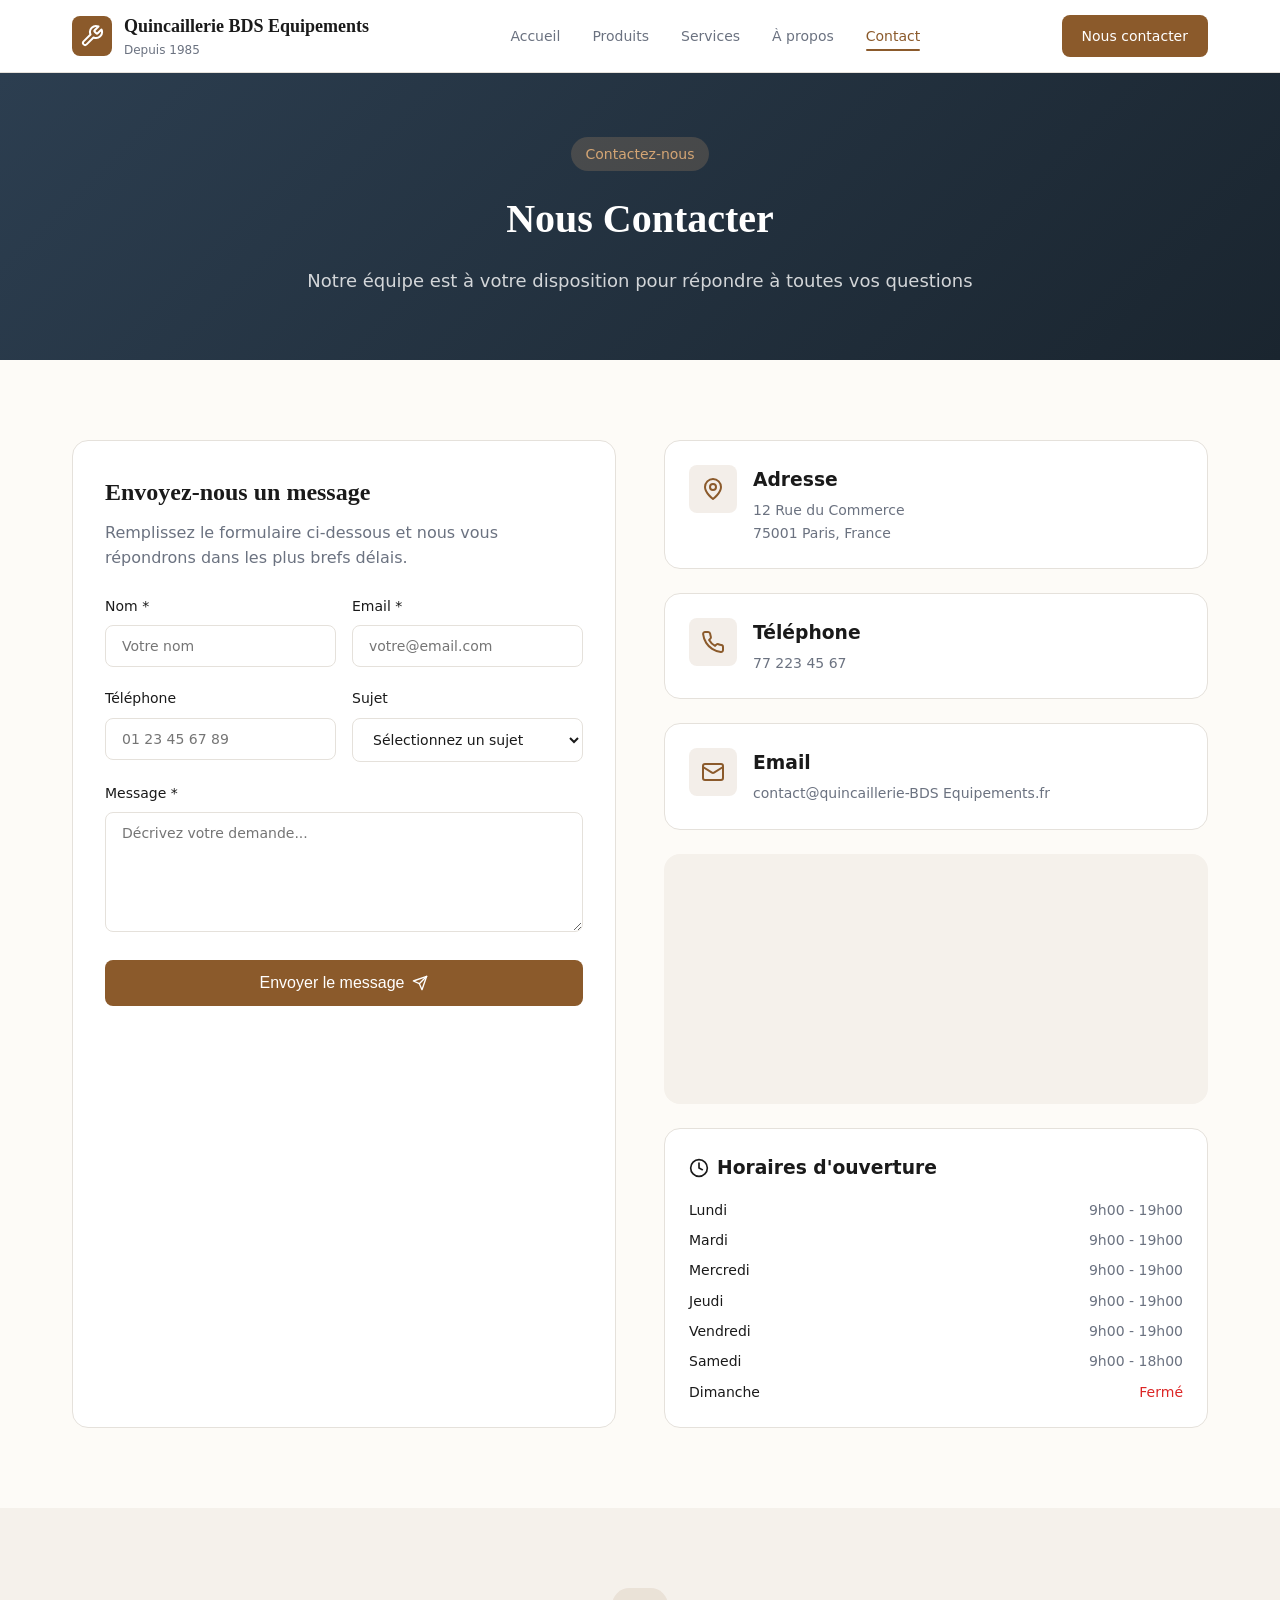
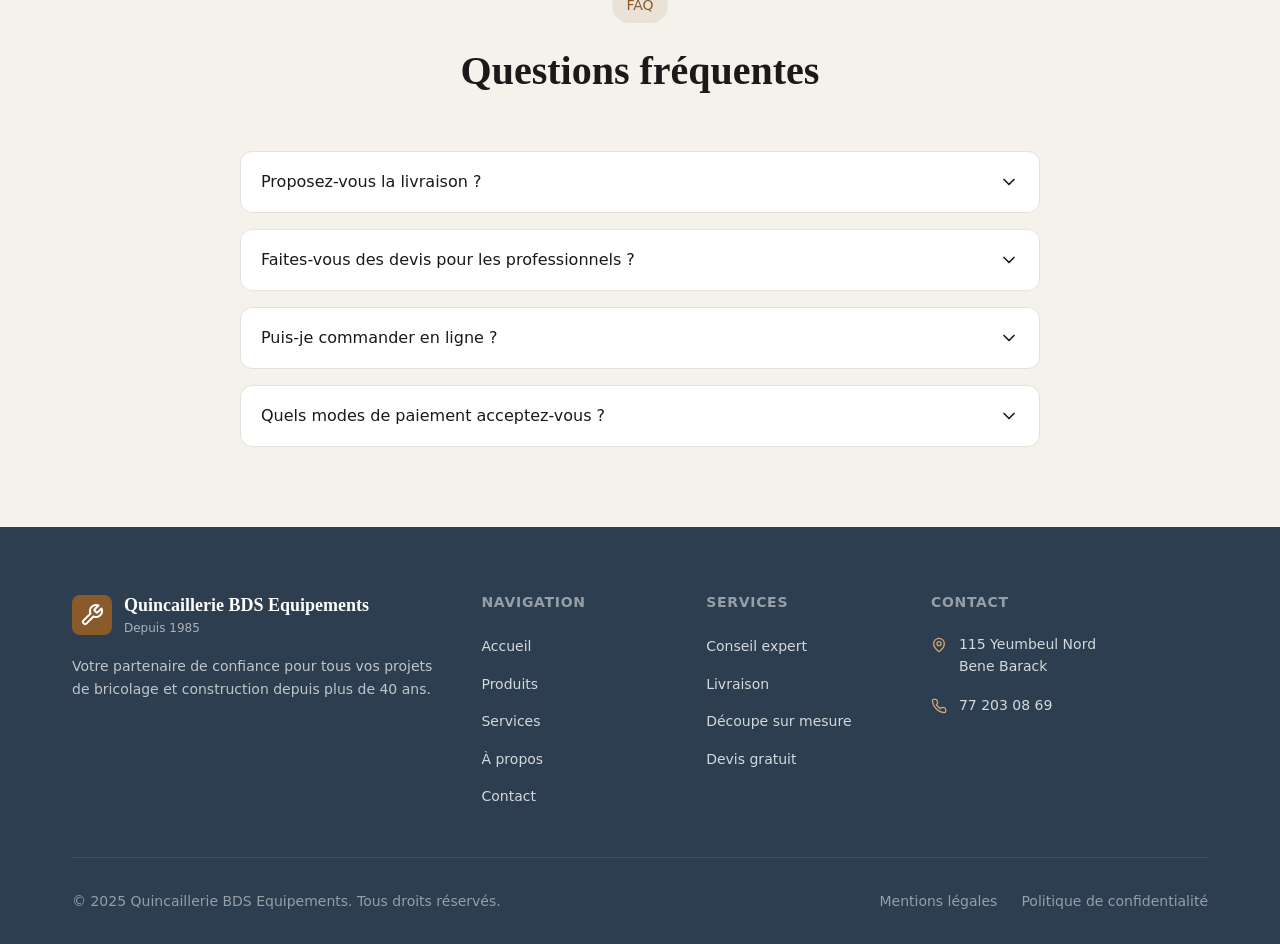
<file: contact.html>
<!DOCTYPE html>
<html lang="fr">

<head>
  <meta charset="UTF-8">
  <meta name="viewport" content="width=device-width, initial-scale=1.0">
  <title>Contact | Quincaillerie BDS Equipements</title>
  <meta name="description"
    content="Contactez la Quincaillerie BDS Equipements. Adresse, téléphone, horaires d'ouverture et formulaire de contact.">
  <link rel="stylesheet" href="styles.css">
</head>

<body>
  <!-- Header -->
  <header class="header">
    <div class="container header-content">
      <a href="index.html" class="logo">
        <div class="logo-icon">
          <svg xmlns="http://www.w3.org/2000/svg" width="24" height="24" viewBox="0 0 24 24" fill="none"
            stroke="currentColor" stroke-width="2" stroke-linecap="round" stroke-linejoin="round">
            <path
              d="M14.7 6.3a1 1 0 0 0 0 1.4l1.6 1.6a1 1 0 0 0 1.4 0l3.77-3.77a6 6 0 0 1-7.94 7.94l-6.91 6.91a2.12 2.12 0 0 1-3-3l6.91-6.91a6 6 0 0 1 7.94-7.94l-3.76 3.76z" />
          </svg>
        </div>
        <div class="logo-text">
          <span class="logo-name">Quincaillerie BDS Equipements</span>
          <span class="logo-tagline">Depuis 1985</span>
        </div>
      </a>

      <nav class="nav-desktop">
        <a href="index.html" class="nav-link">Accueil</a>
        <a href="produits.html" class="nav-link">Produits</a>
        <a href="services.html" class="nav-link">Services</a>
        <a href="a-propos.html" class="nav-link">À propos</a>
        <a href="contact.html" class="nav-link active">Contact</a>
      </nav>

      <div class="header-actions">
        <a href="contact.html" class="btn btn-primary">Nous contacter</a>
        <button class="mobile-menu-btn" onclick="toggleMobileMenu()">
          <svg xmlns="http://www.w3.org/2000/svg" width="24" height="24" viewBox="0 0 24 24" fill="none"
            stroke="currentColor" stroke-width="2" stroke-linecap="round" stroke-linejoin="round">
            <line x1="4" x2="20" y1="12" y2="12" />
            <line x1="4" x2="20" y1="6" y2="6" />
            <line x1="4" x2="20" y1="18" y2="18" />
          </svg>
        </button>
      </div>
    </div>

    <nav class="nav-mobile" id="mobileMenu">
      <a href="index.html" class="nav-link">Accueil</a>
      <a href="produits.html" class="nav-link">Produits</a>
      <a href="services.html" class="nav-link">Services</a>
      <a href="a-propos.html" class="nav-link">À propos</a>
      <a href="contact.html" class="nav-link active">Contact</a>
    </nav>
  </header>

  <!-- Page Header -->
  <section class="page-header">
    <div class="container">
      <span class="section-badge">Contactez-nous</span>
      <h1 class="section-title">Nous Contacter</h1>
      <p class="section-description">Notre équipe est à votre disposition pour répondre à toutes vos questions</p>
    </div>
  </section>

  <!-- Contact Section -->
  <section class="section">
    <div class="container">
      <div class="contact-grid">
        <!-- Contact Form -->
        <div class="contact-form-card">
          <h2>Envoyez-nous un message</h2>
          <p>Remplissez le formulaire ci-dessous et nous vous répondrons dans les plus brefs délais.</p>

          <form id="contactForm">
            <div class="form-row">
              <div class="form-group">
                <label class="form-label" for="name">Nom *</label>
                <input type="text" id="name" class="form-input" placeholder="Votre nom" required>
              </div>
              <div class="form-group">
                <label class="form-label" for="email">Email *</label>
                <input type="email" id="email" class="form-input" placeholder="votre@email.com" required>
              </div>
            </div>

            <div class="form-row">
              <div class="form-group">
                <label class="form-label" for="phone">Téléphone</label>
                <input type="tel" id="phone" class="form-input" placeholder="01 23 45 67 89">
              </div>
              <div class="form-group">
                <label class="form-label" for="subject">Sujet</label>
                <select id="subject" class="form-select">
                  <option value="">Sélectionnez un sujet</option>
                  <option value="info">Demande d'information</option>
                  <option value="devis">Demande de devis</option>
                  <option value="commande">Suivi de commande</option>
                  <option value="sav">Service après-vente</option>
                  <option value="autre">Autre</option>
                </select>
              </div>
            </div>

            <div class="form-group">
              <label class="form-label" for="message">Message *</label>
              <textarea id="message" class="form-textarea" placeholder="Décrivez votre demande..." required></textarea>
            </div>

            <button type="submit" class="btn btn-primary btn-lg" style="width: 100%;">
              Envoyer le message
              <svg xmlns="http://www.w3.org/2000/svg" width="16" height="16" viewBox="0 0 24 24" fill="none"
                stroke="currentColor" stroke-width="2" stroke-linecap="round" stroke-linejoin="round">
                <path d="m22 2-7 20-4-9-9-4Z" />
                <path d="M22 2 11 13" />
              </svg>
            </button>
          </form>
        </div>

        <!-- Contact Info -->
        <div class="contact-info">
          <div class="info-card">
            <div class="info-icon">
              <svg xmlns="http://www.w3.org/2000/svg" width="24" height="24" viewBox="0 0 24 24" fill="none"
                stroke="currentColor" stroke-width="2" stroke-linecap="round" stroke-linejoin="round">
                <path d="M20 10c0 6-8 12-8 12s-8-6-8-12a8 8 0 0 1 16 0Z" />
                <circle cx="12" cy="10" r="3" />
              </svg>
            </div>
            <div class="info-content">
              <h3>Adresse</h3>
              <p>12 Rue du Commerce<br>75001 Paris, France</p>
            </div>
          </div>

          <div class="info-card">
            <div class="info-icon">
              <svg xmlns="http://www.w3.org/2000/svg" width="24" height="24" viewBox="0 0 24 24" fill="none"
                stroke="currentColor" stroke-width="2" stroke-linecap="round" stroke-linejoin="round">
                <path
                  d="M22 16.92v3a2 2 0 0 1-2.18 2 19.79 19.79 0 0 1-8.63-3.07 19.5 19.5 0 0 1-6-6 19.79 19.79 0 0 1-3.07-8.67A2 2 0 0 1 4.11 2h3a2 2 0 0 1 2 1.72 12.84 12.84 0 0 0 .7 2.81 2 2 0 0 1-.45 2.11L8.09 9.91a16 16 0 0 0 6 6l1.27-1.27a2 2 0 0 1 2.11-.45 12.84 12.84 0 0 0 2.81.7A2 2 0 0 1 22 16.92z" />
              </svg>
            </div>
            <div class="info-content">
              <h3>Téléphone</h3>
              <p>77 223 45 67</p>
            </div>
          </div>

          <div class="info-card">
            <div class="info-icon">
              <svg xmlns="http://www.w3.org/2000/svg" width="24" height="24" viewBox="0 0 24 24" fill="none"
                stroke="currentColor" stroke-width="2" stroke-linecap="round" stroke-linejoin="round">
                <rect width="20" height="16" x="2" y="4" rx="2" />
                <path d="m22 7-8.97 5.7a1.94 1.94 0 0 1-2.06 0L2 7" />
              </svg>
            </div>
            <div class="info-content">
              <h3>Email</h3>
              <p>contact@quincaillerie-BDS Equipements.fr</p>
            </div>
          </div>

          <!-- Map -->
          <div class="map-container">
            <!-- <iframe 
              src="https://www.openstreetmap.org/export/embed.html?bbox=2.3377%2C48.8584%2C2.3477%2C48.8634&layer=mapnik&marker=48.8609%2C2.3427"
              loading="lazy"
              title="Carte de localisation"
            ></iframe> -->
            <iframe
              src="https://www.google.com/maps/embed?pb=!1m18!1m12!1m3!1d3857.8111161864936!2d-17.359102724890406!3d14.779666685728174!2m3!1f0!2f0!3f0!3m2!1i1024!2i768!4f13.1!3m3!1m2!1s0xec10b0081936179%3A0xede3ffb0e59ae255!2sMarch%C3%A9%20Ben%20Braque!5e0!3m2!1sfr!2ssn!4v1765225605504!5m2!1sfr!2ssn"
              width="600" height="450" style="border:0;" allowfullscreen="" loading="lazy"
              referrerpolicy="no-referrer-when-downgrade"></iframe>
          </div>

          <!-- Hours -->
          <div class="hours-card">
            <h3>
              <svg xmlns="http://www.w3.org/2000/svg" width="20" height="20" viewBox="0 0 24 24" fill="none"
                stroke="currentColor" stroke-width="2" stroke-linecap="round" stroke-linejoin="round">
                <circle cx="12" cy="12" r="10" />
                <polyline points="12 6 12 12 16 14" />
              </svg>
              Horaires d'ouverture
            </h3>
            <div class="hours-list">
              <div class="hours-item">
                <span class="hours-day">Lundi</span>
                <span class="hours-time">9h00 - 19h00</span>
              </div>
              <div class="hours-item">
                <span class="hours-day">Mardi</span>
                <span class="hours-time">9h00 - 19h00</span>
              </div>
              <div class="hours-item">
                <span class="hours-day">Mercredi</span>
                <span class="hours-time">9h00 - 19h00</span>
              </div>
              <div class="hours-item">
                <span class="hours-day">Jeudi</span>
                <span class="hours-time">9h00 - 19h00</span>
              </div>
              <div class="hours-item">
                <span class="hours-day">Vendredi</span>
                <span class="hours-time">9h00 - 19h00</span>
              </div>
              <div class="hours-item">
                <span class="hours-day">Samedi</span>
                <span class="hours-time">9h00 - 18h00</span>
              </div>
              <div class="hours-item">
                <span class="hours-day">Dimanche</span>
                <span class="hours-time closed">Fermé</span>
              </div>
            </div>
          </div>
        </div>
      </div>
    </div>
  </section>

  <!-- FAQ -->
  <section class="section section-alt">
    <div class="container">
      <div class="section-header">
        <span class="section-badge">FAQ</span>
        <h2 class="section-title">Questions fréquentes</h2>
      </div>

      <div class="faq-grid">
        <div class="faq-item">
          <button class="faq-question">
            Proposez-vous la livraison ?
            <svg class="faq-icon" xmlns="http://www.w3.org/2000/svg" width="20" height="20" viewBox="0 0 24 24"
              fill="none" stroke="currentColor" stroke-width="2" stroke-linecap="round" stroke-linejoin="round">
              <path d="m6 9 6 6 6-6" />
            </svg>
          </button>
          <div class="faq-answer">
            Oui, nous proposons un service de livraison à domicile ou sur chantier. La livraison est généralement
            effectuée sous 24 à 48h selon la disponibilité des produits. Contactez-nous pour plus d'informations sur les
            tarifs et zones de livraison.
          </div>
        </div>

        <div class="faq-item">
          <button class="faq-question">
            Faites-vous des devis pour les professionnels ?
            <svg class="faq-icon" xmlns="http://www.w3.org/2000/svg" width="20" height="20" viewBox="0 0 24 24"
              fill="none" stroke="currentColor" stroke-width="2" stroke-linecap="round" stroke-linejoin="round">
              <path d="m6 9 6 6 6-6" />
            </svg>
          </button>
          <div class="faq-answer">
            Absolument ! Nous établissons des devis gratuits et personnalisés pour tous les professionnels du bâtiment.
            Nous proposons également des tarifs préférentiels et un compte professionnel dédié.
          </div>
        </div>

        <div class="faq-item">
          <button class="faq-question">
            Puis-je commander en ligne ?
            <svg class="faq-icon" xmlns="http://www.w3.org/2000/svg" width="20" height="20" viewBox="0 0 24 24"
              fill="none" stroke="currentColor" stroke-width="2" stroke-linecap="round" stroke-linejoin="round">
              <path d="m6 9 6 6 6-6" />
            </svg>
          </button>
          <div class="faq-answer">
            Vous pouvez nous contacter par téléphone ou email pour passer commande. Nous préparons votre commande et
            vous prévenons dès qu'elle est prête pour un retrait en magasin (Click & Collect) ou une livraison.
          </div>
        </div>

        <div class="faq-item">
          <button class="faq-question">
            Quels modes de paiement acceptez-vous ?
            <svg class="faq-icon" xmlns="http://www.w3.org/2000/svg" width="20" height="20" viewBox="0 0 24 24"
              fill="none" stroke="currentColor" stroke-width="2" stroke-linecap="round" stroke-linejoin="round">
              <path d="m6 9 6 6 6-6" />
            </svg>
          </button>
          <div class="faq-answer">
            Nous acceptons les paiements en espèces, par carte bancaire (Visa, Mastercard), par chèque et par virement
            bancaire. Pour les professionnels, nous proposons également le paiement à 30 jours.
          </div>
        </div>
      </div>
    </div>
  </section>

  <!-- Footer -->
  <footer class="footer">
    <div class="container">
      <div class="footer-grid">
        <div class="footer-brand">
          <a href="index.html" class="logo">
            <div class="logo-icon">
              <svg xmlns="http://www.w3.org/2000/svg" width="24" height="24" viewBox="0 0 24 24" fill="none"
                stroke="currentColor" stroke-width="2" stroke-linecap="round" stroke-linejoin="round">
                <path
                  d="M14.7 6.3a1 1 0 0 0 0 1.4l1.6 1.6a1 1 0 0 0 1.4 0l3.77-3.77a6 6 0 0 1-7.94 7.94l-6.91 6.91a2.12 2.12 0 0 1-3-3l6.91-6.91a6 6 0 0 1 7.94-7.94l-3.76 3.76z" />
              </svg>
            </div>
            <div class="logo-text">
              <span class="logo-name">Quincaillerie BDS Equipements</span>
              <span class="logo-tagline">Depuis 1985</span>
            </div>
          </a>
          <p class="footer-description">Votre partenaire de confiance pour tous vos projets de bricolage et construction
            depuis plus de 40 ans.</p>
        </div>

        <div class="footer-links">
          <h4>Navigation</h4>
          <ul>
            <li><a href="index.html">Accueil</a></li>
            <li><a href="produits.html">Produits</a></li>
            <li><a href="services.html">Services</a></li>
            <li><a href="a-propos.html">À propos</a></li>
            <li><a href="contact.html">Contact</a></li>
          </ul>
        </div>

        <div class="footer-links">
          <h4>Services</h4>
          <ul>
            <li><a href="services.html">Conseil expert</a></li>
            <li><a href="services.html">Livraison</a></li>
            <li><a href="services.html">Découpe sur mesure</a></li>
            <li><a href="services.html">Devis gratuit</a></li>
          </ul>
        </div>

        <div class="footer-contact">
          <h4>Contact</h4>
          <div class="contact-item">
            <svg xmlns="http://www.w3.org/2000/svg" width="16" height="16" viewBox="0 0 24 24" fill="none" stroke="currentColor" stroke-width="2" stroke-linecap="round" stroke-linejoin="round">
              <path d="M20 10c0 6-8 12-8 12s-8-6-8-12a8 8 0 0 1 16 0Z"/><circle cx="12" cy="10" r="3"/>
            </svg>
            <span>115 Yeumbeul Nord<br>Bene Barack</span>
          </div>
          <div class="contact-item">
            <svg xmlns="http://www.w3.org/2000/svg" width="16" height="16" viewBox="0 0 24 24" fill="none" stroke="currentColor" stroke-width="2" stroke-linecap="round" stroke-linejoin="round">
              <path d="M22 16.92v3a2 2 0 0 1-2.18 2 19.79 19.79 0 0 1-8.63-3.07 19.5 19.5 0 0 1-6-6 19.79 19.79 0 0 1-3.07-8.67A2 2 0 0 1 4.11 2h3a2 2 0 0 1 2 1.72 12.84 12.84 0 0 0 .7 2.81 2 2 0 0 1-.45 2.11L8.09 9.91a16 16 0 0 0 6 6l1.27-1.27a2 2 0 0 1 2.11-.45 12.84 12.84 0 0 0 2.81.7A2 2 0 0 1 22 16.92z"/>
            </svg>
            <span>77 203 08 69</span>
          </div>
        </div>
      </div>

      <div class="footer-bottom">
        <p>&copy; 2025 Quincaillerie BDS Equipements. Tous droits réservés.</p>
        <div class="footer-legal">
          <a href="#">Mentions légales</a>
          <a href="#">Politique de confidentialité</a>
        </div>
      </div>
    </div>
  </footer>

  <script src="script.js"></script>
</body>

</html>
</file>
<file: styles.css>
/* ===== CSS Variables ===== */
:root {
  --color-primary: #8b5a2b;
  --color-primary-dark: #6b4423;
  --color-primary-light: #a67c52;
  --color-secondary: #2c3e50;
  --color-accent: #d4a574;
  --color-background: #fdfbf7;
  --color-surface: #ffffff;
  --color-surface-alt: #f5f1eb;
  --color-text: #1a1a1a;
  --color-text-muted: #6b7280;
  --color-border: #e5e1db;
  --color-success: #059669;
  --color-error: #dc2626;

  --font-sans: "Segoe UI", system-ui, -apple-system, sans-serif;
  --font-heading: Georgia, "Times New Roman", serif;

  --shadow-sm: 0 1px 2px rgba(0, 0, 0, 0.05);
  --shadow-md: 0 4px 6px rgba(0, 0, 0, 0.07);
  --shadow-lg: 0 10px 15px rgba(0, 0, 0, 0.1);
  --shadow-xl: 0 20px 25px rgba(0, 0, 0, 0.15);

  --radius-sm: 0.375rem;
  --radius-md: 0.5rem;
  --radius-lg: 0.75rem;
  --radius-xl: 1rem;
}

/* ===== Reset & Base ===== */
*,
*::before,
*::after {
  box-sizing: border-box;
  margin: 0;
  padding: 0;
}

html {
  scroll-behavior: smooth;
}

body {
  font-family: var(--font-sans);
  background-color: var(--color-background);
  color: var(--color-text);
  line-height: 1.6;
}

img {
  max-width: 100%;
  height: auto;
  display: block;
}

a {
  text-decoration: none;
  color: inherit;
}

ul {
  list-style: none;
}

/* ===== Container ===== */
.container {
  width: 100%;
  max-width: 1200px;
  margin: 0 auto;
  padding: 0 1rem;
}

@media (min-width: 768px) {
  .container {
    padding: 0 2rem;
  }
}

/* ===== Header ===== */
.header {
  position: sticky;
  top: 0;
  z-index: 100;
  background: var(--color-surface);
  border-bottom: 1px solid var(--color-border);
}

.header-content {
  display: flex;
  align-items: center;
  justify-content: space-between;
  height: 72px;
}

.logo {
  display: flex;
  align-items: center;
  gap: 0.75rem;
}

.logo-icon {
  width: 40px;
  height: 40px;
  background: var(--color-primary);
  color: white;
  border-radius: var(--radius-md);
  display: flex;
  align-items: center;
  justify-content: center;
}

.logo-text {
  display: flex;
  flex-direction: column;
}

.logo-name {
  font-family: var(--font-heading);
  font-weight: 700;
  font-size: 1.125rem;
  color: var(--color-text);
}

.logo-tagline {
  font-size: 0.75rem;
  color: var(--color-text-muted);
}

.nav-desktop {
  display: none;
  gap: 2rem;
}

@media (min-width: 768px) {
  .nav-desktop {
    display: flex;
  }
}

.nav-link {
  font-size: 0.875rem;
  font-weight: 500;
  color: var(--color-text-muted);
  transition: color 0.2s;
  position: relative;
}

.nav-link:hover,
.nav-link.active {
  color: var(--color-primary);
}

.nav-link.active::after {
  content: "";
  position: absolute;
  bottom: -4px;
  left: 0;
  right: 0;
  height: 2px;
  background: var(--color-primary);
  border-radius: 1px;
}

.header-actions {
  display: flex;
  align-items: center;
  gap: 1rem;
}

.header-actions .btn-primary {
  display: none;
}

@media (min-width: 768px) {
  .header-actions .btn-primary {
    display: inline-flex;
  }
}

.mobile-menu-btn {
  display: flex;
  align-items: center;
  justify-content: center;
  width: 40px;
  height: 40px;
  border: none;
  background: transparent;
  color: var(--color-text);
  cursor: pointer;
  border-radius: var(--radius-md);
}

.mobile-menu-btn:hover {
  background: var(--color-surface-alt);
}

@media (min-width: 768px) {
  .mobile-menu-btn {
    display: none;
  }
}

.nav-mobile {
  display: none;
  flex-direction: column;
  padding: 1rem;
  border-top: 1px solid var(--color-border);
  background: var(--color-surface);
}

.nav-mobile.active {
  display: flex;
}

.nav-mobile .nav-link {
  padding: 0.75rem 0;
  border-bottom: 1px solid var(--color-border);
}

/* ===== Buttons ===== */
.btn {
  display: inline-flex;
  align-items: center;
  justify-content: center;
  gap: 0.5rem;
  padding: 0.625rem 1.25rem;
  font-size: 0.875rem;
  font-weight: 500;
  border-radius: var(--radius-md);
  border: none;
  cursor: pointer;
  transition: all 0.2s;
  text-decoration: none;
}

.btn-lg {
  padding: 0.875rem 1.75rem;
  font-size: 1rem;
}

.btn-primary {
  background: var(--color-primary);
  color: white;
}

.btn-primary:hover {
  background: var(--color-primary-dark);
}

.btn-secondary {
  background: var(--color-surface);
  color: var(--color-text);
  border: 1px solid var(--color-border);
}

.btn-secondary:hover {
  background: var(--color-surface-alt);
}

.btn-outline {
  background: transparent;
  color: var(--color-primary);
  border: 1px solid var(--color-primary);
}

.btn-outline:hover {
  background: var(--color-primary);
  color: white;
}

.btn-light {
  background: white;
  color: var(--color-primary);
}

.btn-light:hover {
  background: var(--color-surface-alt);
}

.btn-outline-light {
  background: transparent;
  color: white;
  border: 1px solid rgba(255, 255, 255, 0.3);
}

.btn-outline-light:hover {
  background: rgba(255, 255, 255, 0.1);
}

/* ===== Hero Section ===== */
.hero {
  position: relative;
  min-height: 600px;
  display: flex;
  align-items: center;
  background: linear-gradient(135deg, var(--color-secondary) 0%, #1a252f 100%);
  overflow: hidden;
}

.hero-overlay {
  position: absolute;
  inset: 0;
  background: url("/placeholder.svg?height=600&width=1200") center / cover;
  opacity: 0.2;
}

.hero-content {
  position: relative;
  z-index: 1;
  max-width: 700px;
  padding: 4rem 0;
}

.hero-badge {
  display: inline-block;
  background: var(--color-accent);
  color: var(--color-secondary);
  padding: 0.5rem 1rem;
  border-radius: 100px;
  font-size: 0.875rem;
  font-weight: 600;
  margin-bottom: 1.5rem;
}

.hero-title {
  font-family: var(--font-heading);
  font-size: 2.5rem;
  font-weight: 700;
  color: white;
  line-height: 1.2;
  margin-bottom: 1.5rem;
  text-wrap: balance;
}

@media (min-width: 768px) {
  .hero-title {
    font-size: 3.5rem;
  }
}

.hero-description {
  font-size: 1.125rem;
  color: rgba(255, 255, 255, 0.8);
  margin-bottom: 2rem;
  line-height: 1.7;
}

.hero-buttons {
  display: flex;
  flex-wrap: wrap;
  gap: 1rem;
}

/* ===== Stats Section ===== */
.stats {
  background: var(--color-primary);
  padding: 3rem 0;
}

.stats-grid {
  display: grid;
  grid-template-columns: repeat(2, 1fr);
  gap: 2rem;
}

@media (min-width: 768px) {
  .stats-grid {
    grid-template-columns: repeat(4, 1fr);
  }
}

.stat-item {
  text-align: center;
  color: white;
}

.stat-number {
  display: block;
  font-family: var(--font-heading);
  font-size: 2.5rem;
  font-weight: 700;
  margin-bottom: 0.25rem;
}

.stat-label {
  font-size: 0.875rem;
  opacity: 0.9;
}

/* ===== Sections ===== */
.section {
  padding: 5rem 0;
}

.section-alt {
  background: var(--color-surface-alt);
}

.section-header {
  text-align: center;
  max-width: 600px;
  margin: 0 auto 3rem;
}

.section-badge {
  display: inline-block;
  background: rgba(139, 90, 43, 0.1);
  color: var(--color-primary);
  padding: 0.375rem 0.875rem;
  border-radius: 100px;
  font-size: 0.875rem;
  font-weight: 500;
  margin-bottom: 1rem;
}

.section-title {
  font-family: var(--font-heading);
  font-size: 2rem;
  font-weight: 700;
  color: var(--color-text);
  margin-bottom: 1rem;
  text-wrap: balance;
}

@media (min-width: 768px) {
  .section-title {
    font-size: 2.5rem;
  }
}

.section-description {
  color: var(--color-text-muted);
  font-size: 1.125rem;
}

.section-cta {
  text-align: center;
  margin-top: 3rem;
}

/* ===== Categories Grid ===== */
.categories-grid {
  display: grid;
  grid-template-columns: repeat(1, 1fr);
  gap: 1.5rem;
}

@media (min-width: 640px) {
  .categories-grid {
    grid-template-columns: repeat(2, 1fr);
  }
}

@media (min-width: 1024px) {
  .categories-grid {
    grid-template-columns: repeat(3, 1fr);
  }
}

.category-card {
  background: var(--color-surface);
  border: 1px solid var(--color-border);
  border-radius: var(--radius-xl);
  padding: 2rem;
  transition: all 0.3s;
  display: block;
}

.category-card:hover {
  border-color: var(--color-primary);
  box-shadow: var(--shadow-lg);
  transform: translateY(-4px);
}

.category-icon {
  width: 64px;
  height: 64px;
  background: rgba(139, 90, 43, 0.1);
  color: var(--color-primary);
  border-radius: var(--radius-lg);
  display: flex;
  align-items: center;
  justify-content: center;
  margin-bottom: 1.5rem;
}

.category-name {
  font-family: var(--font-heading);
  font-size: 1.25rem;
  font-weight: 600;
  color: var(--color-text);
  margin-bottom: 0.5rem;
}

.category-description {
  color: var(--color-text-muted);
  font-size: 0.875rem;
  margin-bottom: 1rem;
}

.category-count {
  font-size: 0.75rem;
  font-weight: 600;
  color: var(--color-primary);
  background: rgba(139, 90, 43, 0.1);
  padding: 0.25rem 0.75rem;
  border-radius: 100px;
}

/* ===== Services Grid ===== */
.services-grid {
  display: grid;
  grid-template-columns: repeat(1, 1fr);
  gap: 1.5rem;
}

@media (min-width: 640px) {
  .services-grid {
    grid-template-columns: repeat(2, 1fr);
  }
}

@media (min-width: 1024px) {
  .services-grid {
    grid-template-columns: repeat(4, 1fr);
  }
}

.service-card {
  background: var(--color-surface);
  border-radius: var(--radius-xl);
  padding: 2rem;
  text-align: center;
  box-shadow: var(--shadow-sm);
}

.service-icon {
  width: 56px;
  height: 56px;
  background: var(--color-primary);
  color: white;
  border-radius: 50%;
  display: flex;
  align-items: center;
  justify-content: center;
  margin: 0 auto 1.25rem;
}

.service-name {
  font-weight: 600;
  color: var(--color-text);
  margin-bottom: 0.5rem;
}

.service-description {
  color: var(--color-text-muted);
  font-size: 0.875rem;
}

/* ===== CTA Section ===== */
.cta-section {
  background: linear-gradient(135deg, var(--color-primary) 0%, var(--color-primary-dark) 100%);
  padding: 5rem 0;
}

.cta-content {
  text-align: center;
  max-width: 600px;
  margin: 0 auto;
}

.cta-title {
  font-family: var(--font-heading);
  font-size: 2rem;
  font-weight: 700;
  color: white;
  margin-bottom: 1rem;
}

.cta-description {
  color: rgba(255, 255, 255, 0.9);
  font-size: 1.125rem;
  margin-bottom: 2rem;
}

.cta-buttons {
  display: flex;
  flex-wrap: wrap;
  justify-content: center;
  gap: 1rem;
}

/* ===== Footer ===== */
.footer {
  background: var(--color-secondary);
  color: white;
  padding: 4rem 0 2rem;
}

.footer-grid {
  display: grid;
  grid-template-columns: 1fr;
  gap: 2.5rem;
  margin-bottom: 3rem;
}

@media (min-width: 768px) {
  .footer-grid {
    grid-template-columns: 2fr 1fr 1fr 1.5fr;
  }
}

.footer-brand .logo {
  margin-bottom: 1rem;
}

.footer-brand .logo-name {
  color: white;
}

.footer-brand .logo-tagline {
  color: rgba(255, 255, 255, 0.6);
}

.footer-description {
  color: rgba(255, 255, 255, 0.7);
  font-size: 0.875rem;
  line-height: 1.7;
}

.footer-links h4,
.footer-contact h4 {
  font-size: 0.875rem;
  font-weight: 600;
  text-transform: uppercase;
  letter-spacing: 0.05em;
  margin-bottom: 1.25rem;
  color: rgba(255, 255, 255, 0.5);
}

.footer-links ul {
  display: flex;
  flex-direction: column;
  gap: 0.75rem;
}

.footer-links a {
  color: rgba(255, 255, 255, 0.8);
  font-size: 0.875rem;
  transition: color 0.2s;
}

.footer-links a:hover {
  color: var(--color-accent);
}

.contact-item {
  display: flex;
  align-items: flex-start;
  gap: 0.75rem;
  color: rgba(255, 255, 255, 0.8);
  font-size: 0.875rem;
  margin-bottom: 1rem;
}

.contact-item svg {
  flex-shrink: 0;
  margin-top: 0.25rem;
  color: var(--color-accent);
}

.footer-bottom {
  padding-top: 2rem;
  border-top: 1px solid rgba(255, 255, 255, 0.1);
  display: flex;
  flex-direction: column;
  gap: 1rem;
  align-items: center;
  text-align: center;
}

@media (min-width: 768px) {
  .footer-bottom {
    flex-direction: row;
    justify-content: space-between;
    text-align: left;
  }
}

.footer-bottom p {
  color: rgba(255, 255, 255, 0.5);
  font-size: 0.875rem;
}

.footer-legal {
  display: flex;
  gap: 1.5rem;
}

.footer-legal a {
  color: rgba(255, 255, 255, 0.5);
  font-size: 0.875rem;
  transition: color 0.2s;
}

.footer-legal a:hover {
  color: white;
}

/* ===== Page Header ===== */
.page-header {
  background: linear-gradient(135deg, var(--color-secondary) 0%, #1a252f 100%);
  padding: 4rem 0;
  text-align: center;
}

.page-header .section-badge {
  background: rgba(212, 165, 116, 0.2);
  color: var(--color-accent);
}

.page-header .section-title {
  color: white;
}

.page-header .section-description {
  color: rgba(255, 255, 255, 0.8);
}

/* ===== Products Page ===== */
.products-categories {
  display: grid;
  grid-template-columns: repeat(2, 1fr);
  gap: 1rem;
  margin-bottom: 3rem;
}

@media (min-width: 768px) {
  .products-categories {
    grid-template-columns: repeat(3, 1fr);
    gap: 1.5rem;
  }
}

@media (min-width: 1024px) {
  .products-categories {
    grid-template-columns: repeat(6, 1fr);
  }
}

.product-category-btn {
  display: flex;
  flex-direction: column;
  align-items: center;
  gap: 0.75rem;
  padding: 1.5rem 1rem;
  background: var(--color-surface);
  border: 2px solid var(--color-border);
  border-radius: var(--radius-lg);
  cursor: pointer;
  transition: all 0.2s;
}

.product-category-btn:hover,
.product-category-btn.active {
  border-color: var(--color-primary);
  background: rgba(139, 90, 43, 0.05);
}

.product-category-btn.active .category-btn-icon {
  background: var(--color-primary);
  color: white;
}

.category-btn-icon {
  width: 48px;
  height: 48px;
  background: var(--color-surface-alt);
  color: var(--color-primary);
  border-radius: var(--radius-md);
  display: flex;
  align-items: center;
  justify-content: center;
  transition: all 0.2s;
}

.category-btn-name {
  font-size: 0.875rem;
  font-weight: 500;
  color: var(--color-text);
}

.products-grid {
  display: grid;
  grid-template-columns: repeat(1, 1fr);
  gap: 1.5rem;
}

@media (min-width: 640px) {
  .products-grid {
    grid-template-columns: repeat(2, 1fr);
  }
}

@media (min-width: 1024px) {
  .products-grid {
    grid-template-columns: repeat(4, 1fr);
  }
}

.product-card {
  background: var(--color-surface);
  border: 1px solid var(--color-border);
  border-radius: var(--radius-xl);
  overflow: hidden;
  transition: all 0.3s;
}

.product-card:hover {
  box-shadow: var(--shadow-lg);
  transform: translateY(-4px);
}

.product-image {
  aspect-ratio: 1;
  background: var(--color-surface-alt);
  display: flex;
  align-items: center;
  justify-content: center;
  overflow: hidden;
}

.product-image img {
  width: 100%;
  height: 100%;
  object-fit: cover;
}

.product-badge {
  position: absolute;
  top: 1rem;
  left: 1rem;
  background: var(--color-success);
  color: white;
  padding: 0.25rem 0.75rem;
  border-radius: 100px;
  font-size: 0.75rem;
  font-weight: 600;
}

.product-content {
  padding: 1.25rem;
}

.product-category {
  font-size: 0.75rem;
  color: var(--color-primary);
  font-weight: 500;
  margin-bottom: 0.5rem;
}

.product-name {
  font-weight: 600;
  color: var(--color-text);
  margin-bottom: 0.5rem;
}

.product-price {
  font-size: 1.25rem;
  font-weight: 700;
  color: var(--color-primary);
}

.product-old-price {
  font-size: 0.875rem;
  color: var(--color-text-muted);
  text-decoration: line-through;
  margin-left: 0.5rem;
}

/* ===== Services Page ===== */
.services-full-grid {
  display: grid;
  grid-template-columns: 1fr;
  gap: 2rem;
}

@media (min-width: 768px) {
  .services-full-grid {
    grid-template-columns: repeat(2, 1fr);
  }
}

@media (min-width: 1024px) {
  .services-full-grid {
    grid-template-columns: repeat(3, 1fr);
  }
}

.service-full-card {
  background: var(--color-surface);
  border: 1px solid var(--color-border);
  border-radius: var(--radius-xl);
  overflow: hidden;
  transition: all 0.3s;
}

.service-full-card:hover {
  box-shadow: var(--shadow-lg);
}

.service-image {
  height: 200px;
  background: var(--color-surface-alt);
  overflow: hidden;
}

.service-image img {
  width: 100%;
  height: 100%;
  object-fit: cover;
}

.service-full-content {
  padding: 1.5rem;
}

.service-full-title {
  font-family: var(--font-heading);
  font-size: 1.25rem;
  font-weight: 600;
  color: var(--color-text);
  margin-bottom: 0.75rem;
}

.service-full-description {
  color: var(--color-text-muted);
  font-size: 0.875rem;
  margin-bottom: 1rem;
  line-height: 1.7;
}

.service-features {
  display: flex;
  flex-direction: column;
  gap: 0.5rem;
}

.service-feature {
  display: flex;
  align-items: center;
  gap: 0.5rem;
  font-size: 0.875rem;
  color: var(--color-text);
}

.service-feature svg {
  color: var(--color-success);
  flex-shrink: 0;
}

/* ===== About Page ===== */
.about-intro {
  display: grid;
  grid-template-columns: 1fr;
  gap: 3rem;
  align-items: center;
}

@media (min-width: 1024px) {
  .about-intro {
    grid-template-columns: 1fr 1fr;
  }
}

.about-image {
  border-radius: var(--radius-xl);
  overflow: hidden;
  box-shadow: var(--shadow-xl);
}

.about-image img {
  width: 100%;
  height: auto;
}

.about-text h2 {
  font-family: var(--font-heading);
  font-size: 2rem;
  font-weight: 700;
  color: var(--color-text);
  margin-bottom: 1.5rem;
}

.about-text p {
  color: var(--color-text-muted);
  margin-bottom: 1rem;
  line-height: 1.7;
}

.timeline {
  position: relative;
  padding-left: 2rem;
}

.timeline::before {
  content: "";
  position: absolute;
  left: 0;
  top: 0;
  bottom: 0;
  width: 2px;
  background: var(--color-border);
}

.timeline-item {
  position: relative;
  padding-bottom: 2rem;
}

.timeline-item::before {
  content: "";
  position: absolute;
  left: -2rem;
  top: 0.25rem;
  width: 12px;
  height: 12px;
  background: var(--color-primary);
  border-radius: 50%;
  transform: translateX(-5px);
}

.timeline-year {
  font-weight: 700;
  color: var(--color-primary);
  margin-bottom: 0.25rem;
}

.timeline-title {
  font-weight: 600;
  color: var(--color-text);
  margin-bottom: 0.25rem;
}

.timeline-description {
  color: var(--color-text-muted);
  font-size: 0.875rem;
}

.team-grid {
  display: grid;
  grid-template-columns: repeat(1, 1fr);
  gap: 2rem;
}

@media (min-width: 640px) {
  .team-grid {
    grid-template-columns: repeat(2, 1fr);
  }
}

@media (min-width: 1024px) {
  .team-grid {
    grid-template-columns: repeat(4, 1fr);
  }
}

.team-card {
  text-align: center;
}

.team-image {
  width: 160px;
  height: 160px;
  border-radius: 50%;
  overflow: hidden;
  margin: 0 auto 1.25rem;
  border: 4px solid var(--color-border);
}

.team-image img {
  width: 100%;
  height: 100%;
  object-fit: cover;
}

.team-name {
  font-weight: 600;
  color: var(--color-text);
  margin-bottom: 0.25rem;
}

.team-role {
  color: var(--color-primary);
  font-size: 0.875rem;
  font-weight: 500;
  margin-bottom: 0.5rem;
}

.team-description {
  color: var(--color-text-muted);
  font-size: 0.875rem;
}

.values-grid {
  display: grid;
  grid-template-columns: repeat(1, 1fr);
  gap: 1.5rem;
}

@media (min-width: 768px) {
  .values-grid {
    grid-template-columns: repeat(2, 1fr);
  }
}

@media (min-width: 1024px) {
  .values-grid {
    grid-template-columns: repeat(4, 1fr);
  }
}

.value-card {
  background: var(--color-surface);
  border: 1px solid var(--color-border);
  border-radius: var(--radius-xl);
  padding: 2rem;
  text-align: center;
}

.value-icon {
  width: 64px;
  height: 64px;
  background: rgba(139, 90, 43, 0.1);
  color: var(--color-primary);
  border-radius: 50%;
  display: flex;
  align-items: center;
  justify-content: center;
  margin: 0 auto 1.25rem;
}

.value-title {
  font-weight: 600;
  color: var(--color-text);
  margin-bottom: 0.5rem;
}

.value-description {
  color: var(--color-text-muted);
  font-size: 0.875rem;
}

/* ===== Contact Page ===== */
.contact-grid {
  display: grid;
  grid-template-columns: 1fr;
  gap: 3rem;
}

@media (min-width: 1024px) {
  .contact-grid {
    grid-template-columns: 1fr 1fr;
  }
}

.contact-form-card {
  background: var(--color-surface);
  border: 1px solid var(--color-border);
  border-radius: var(--radius-xl);
  padding: 2rem;
}

.contact-form-card h2 {
  font-family: var(--font-heading);
  font-size: 1.5rem;
  font-weight: 700;
  color: var(--color-text);
  margin-bottom: 0.5rem;
}

.contact-form-card > p {
  color: var(--color-text-muted);
  margin-bottom: 1.5rem;
}

.form-group {
  margin-bottom: 1.25rem;
}

.form-label {
  display: block;
  font-size: 0.875rem;
  font-weight: 500;
  color: var(--color-text);
  margin-bottom: 0.5rem;
}

.form-input,
.form-select,
.form-textarea {
  width: 100%;
  padding: 0.75rem 1rem;
  border: 1px solid var(--color-border);
  border-radius: var(--radius-md);
  font-size: 0.875rem;
  font-family: inherit;
  background: var(--color-surface);
  color: var(--color-text);
  transition: border-color 0.2s, box-shadow 0.2s;
}

.form-input:focus,
.form-select:focus,
.form-textarea:focus {
  outline: none;
  border-color: var(--color-primary);
  box-shadow: 0 0 0 3px rgba(139, 90, 43, 0.1);
}

.form-textarea {
  resize: vertical;
  min-height: 120px;
}

.form-row {
  display: grid;
  grid-template-columns: 1fr 1fr;
  gap: 1rem;
}

.contact-info {
  display: flex;
  flex-direction: column;
  gap: 1.5rem;
}

.info-card {
  background: var(--color-surface);
  border: 1px solid var(--color-border);
  border-radius: var(--radius-xl);
  padding: 1.5rem;
  display: flex;
  gap: 1rem;
}

.info-icon {
  width: 48px;
  height: 48px;
  background: rgba(139, 90, 43, 0.1);
  color: var(--color-primary);
  border-radius: var(--radius-md);
  display: flex;
  align-items: center;
  justify-content: center;
  flex-shrink: 0;
}

.info-content h3 {
  font-weight: 600;
  color: var(--color-text);
  margin-bottom: 0.25rem;
}

.info-content p {
  color: var(--color-text-muted);
  font-size: 0.875rem;
}

.map-container {
  border-radius: var(--radius-xl);
  overflow: hidden;
  height: 250px;
  background: var(--color-surface-alt);
}

.map-container iframe {
  width: 100%;
  height: 100%;
  border: 0;
}

.hours-card {
  background: var(--color-surface);
  border: 1px solid var(--color-border);
  border-radius: var(--radius-xl);
  padding: 1.5rem;
}

.hours-card h3 {
  font-weight: 600;
  color: var(--color-text);
  margin-bottom: 1rem;
  display: flex;
  align-items: center;
  gap: 0.5rem;
}

.hours-list {
  display: flex;
  flex-direction: column;
  gap: 0.5rem;
}

.hours-item {
  display: flex;
  justify-content: space-between;
  font-size: 0.875rem;
}

.hours-day {
  color: var(--color-text);
}

.hours-time {
  color: var(--color-text-muted);
}

.hours-time.closed {
  color: var(--color-error);
}

/* ===== FAQ Section ===== */
.faq-grid {
  display: grid;
  grid-template-columns: 1fr;
  gap: 1rem;
  max-width: 800px;
  margin: 0 auto;
}

.faq-item {
  background: var(--color-surface);
  border: 1px solid var(--color-border);
  border-radius: var(--radius-lg);
  overflow: hidden;
}

.faq-question {
  width: 100%;
  padding: 1.25rem;
  display: flex;
  justify-content: space-between;
  align-items: center;
  background: none;
  border: none;
  text-align: left;
  cursor: pointer;
  font-size: 1rem;
  font-weight: 500;
  color: var(--color-text);
  font-family: inherit;
}

.faq-question:hover {
  background: var(--color-surface-alt);
}

.faq-icon {
  transition: transform 0.3s;
}

.faq-item.active .faq-icon {
  transform: rotate(180deg);
}

.faq-answer {
  display: none;
  padding: 0 1.25rem 1.25rem;
  color: var(--color-text-muted);
  line-height: 1.7;
}

.faq-item.active .faq-answer {
  display: block;
}

/* ===== Brands Section ===== */
.brands-grid {
  display: flex;
  flex-wrap: wrap;
  justify-content: center;
  gap: 2rem;
  padding: 2rem 0;
}

.brand-logo {
  height: 40px;
  opacity: 0.6;
  transition: opacity 0.2s;
  filter: grayscale(100%);
}

.brand-logo:hover {
  opacity: 1;
  filter: grayscale(0%);
}

/* ===== Testimonials ===== */
.testimonials-grid {
  display: grid;
  grid-template-columns: 1fr;
  gap: 1.5rem;
}

@media (min-width: 768px) {
  .testimonials-grid {
    grid-template-columns: repeat(3, 1fr);
  }
}

.testimonial-card {
  background: var(--color-surface);
  border: 1px solid var(--color-border);
  border-radius: var(--radius-xl);
  padding: 1.5rem;
}

.testimonial-stars {
  display: flex;
  gap: 0.25rem;
  color: #f59e0b;
  margin-bottom: 1rem;
}

.testimonial-text {
  color: var(--color-text);
  font-style: italic;
  margin-bottom: 1rem;
  line-height: 1.7;
}

.testimonial-author {
  display: flex;
  align-items: center;
  gap: 0.75rem;
}

.testimonial-avatar {
  width: 40px;
  height: 40px;
  background: var(--color-primary);
  color: white;
  border-radius: 50%;
  display: flex;
  align-items: center;
  justify-content: center;
  font-weight: 600;
}

.testimonial-name {
  font-weight: 600;
  color: var(--color-text);
  font-size: 0.875rem;
}

.testimonial-role {
  color: var(--color-text-muted);
  font-size: 0.75rem;
}

/* ===== Utilities ===== */
.text-center {
  text-align: center;
}

.mb-0 {
  margin-bottom: 0;
}
.mb-1 {
  margin-bottom: 0.25rem;
}
.mb-2 {
  margin-bottom: 0.5rem;
}
.mb-3 {
  margin-bottom: 1rem;
}
.mb-4 {
  margin-bottom: 1.5rem;
}
.mb-5 {
  margin-bottom: 2rem;
}

.mt-3 {
  margin-top: 1rem;
}
.mt-4 {
  margin-top: 1.5rem;
}
.mt-5 {
  margin-top: 2rem;
}
</file>
